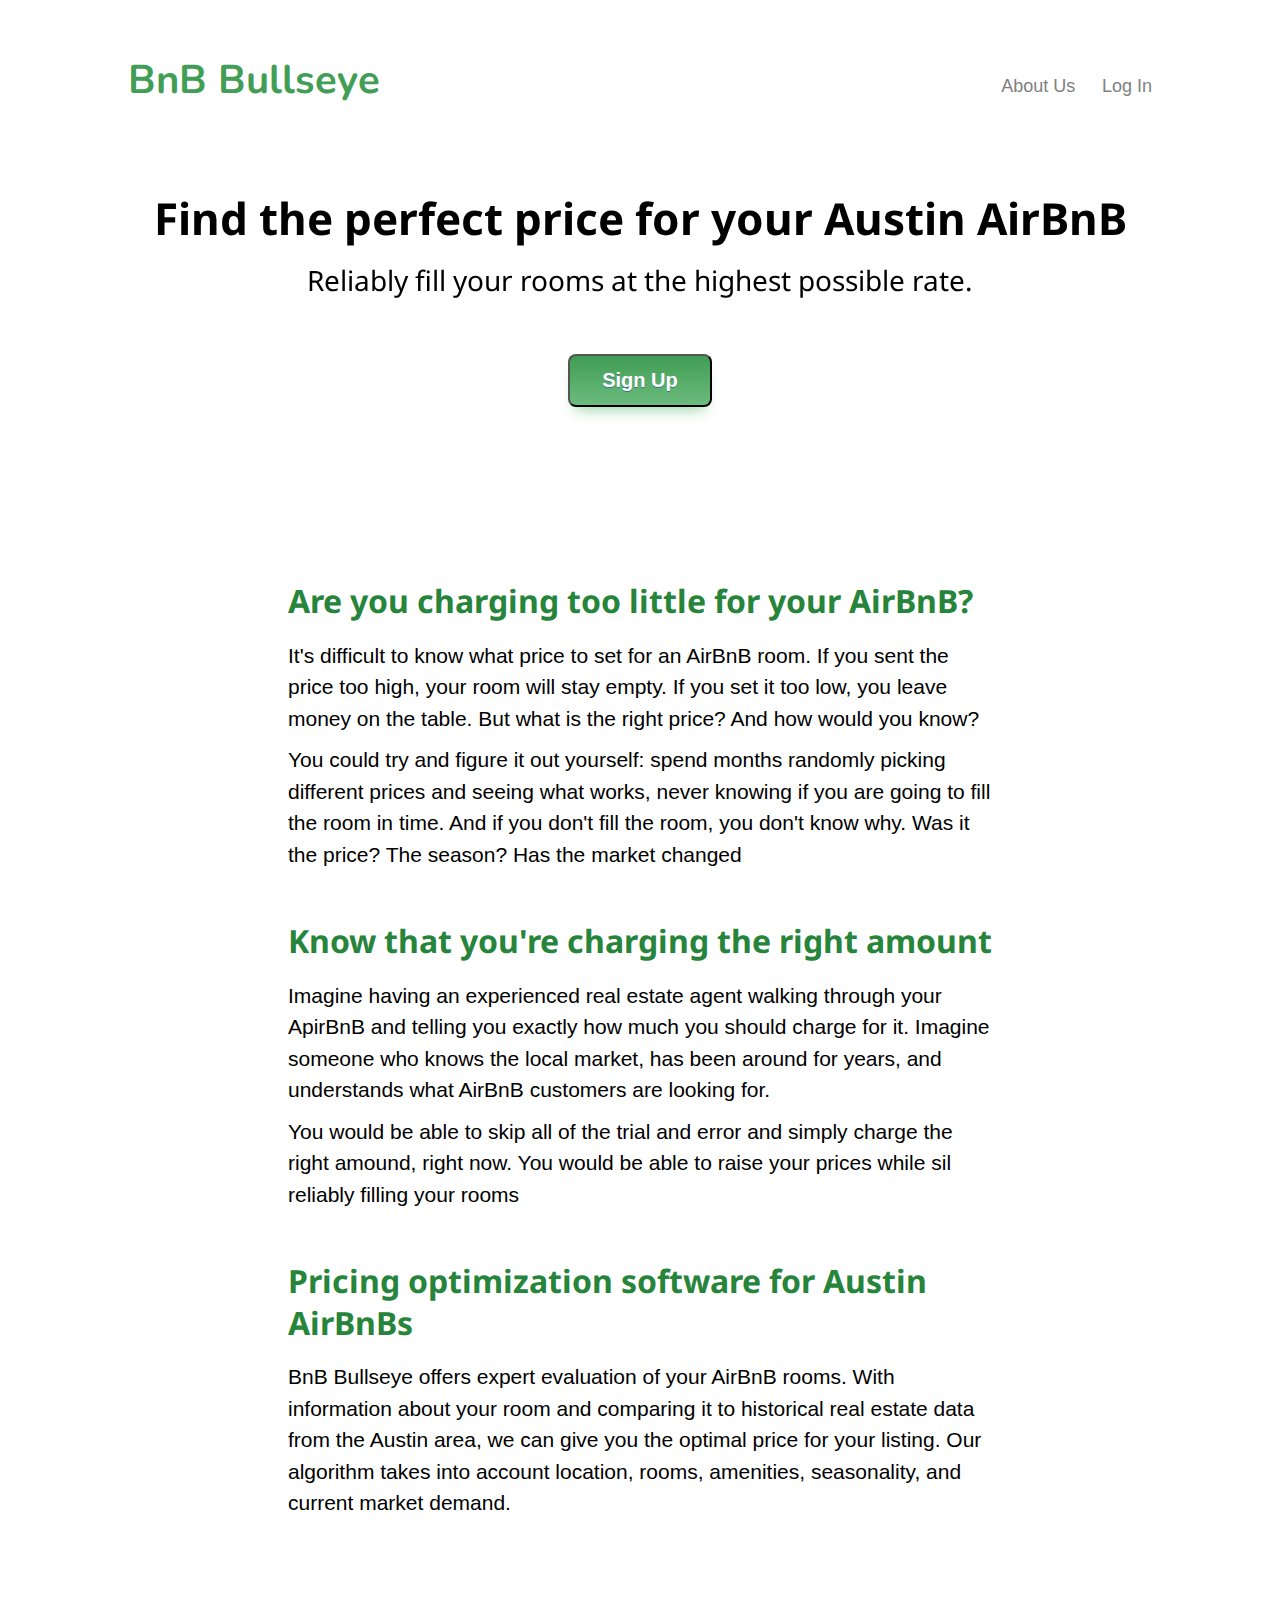
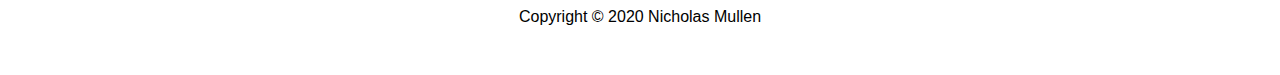
<file: index.html>
<!doctype html>

<html lang="en">
<head>
  <meta charset="utf-8">

  <title>BnB Bullseye</title>

  <link href="https://fonts.googleapis.com/css?family=Nunito|Noto+Sans&display=swap" rel="stylesheet">
  <link href="css/index.css" rel="stylesheet">

  <!--[if lt IE 9]>
    <script src="https://cdnjs.cloudflare.com/ajax/libs/html5shiv/3.7.3/html5shiv.js"></script>
  <![endif]-->
</head>

<body>
  <div class="container home">

    <div class="header-image">
      <header>
        <nav>
          <span class="product-name">BnB Bullseye</span>
          <span class="links">
            <a href="about.html">About Us</a>
            <a href="https://affectionate-dubinsky-f05e06.netlify.com">Log In</a>
          </span>
        </nav>

        <div class="hero-box">
          <h1>Find the perfect price for your Austin&nbsp;AirBnB</h1>
          <h2>Reliably fill your rooms at the highest possible rate.</h2>
        </div>

        <div class="button-center">
          <form action="https://affectionate-dubinsky-f05e06.netlify.com">
            <button>Sign Up</button>
          </form>
        </div>
      </header>
    </div>

    <div class=body-copy>
      <section>
        <h3>Are you charging too little for your AirBnB?</h3>
        <p>It's difficult to know what price to set for an AirBnB room. If you sent the price too high, your room will stay empty. If you set it too low, you leave money on the table. But what is the right price? And how would you know?</p>
        <p>You could try and figure it out yourself: spend months randomly picking different prices and seeing what works, never knowing if you are going to fill the room in time. And if you don't fill the room, you don't know why. Was it the price? The season? Has the market changed</p>
      </section>

      <section>
        <h3>Know that you're charging the right amount</h3>
        <p>Imagine having an experienced real estate agent walking through your ApirBnB and telling you exactly how much you should charge for it. Imagine someone who knows the local market, has been around for years, and understands what AirBnB customers are looking for.</p>
        <p>You would be able to skip all of the trial and error and simply charge the right amound, right now. You would be able to raise your prices while sil reliably filling your rooms</p>
      </section>

      <section>
        <h3>Pricing optimization software for Austin AirBnBs</h3>
        <p>BnB Bullseye offers expert evaluation of your AirBnB rooms. With information about your room and comparing it to historical real estate data from the Austin area, we can give you the optimal price for your listing. Our algorithm takes into account location, rooms, amenities, seasonality, and current market demand.</p>
      </section>
    </div>
    <footer>
      <small>Copyright &copy; 2020 Nicholas Mullen</small>
    </footer>
  </div>

</body>
</html>
</file>
<file: css/index.css>
/* Main Primary color */
/* Main Secondary color (1) */
/* Main Secondary color (2) */
/* Main Complement color */
.button {
  box-shadow: 0px 10px 14px -7px #9ED7AB;
  background: linear-gradient(to bottom, #429E56 5%, #6CBC7D 100%);
  background-color: #599bb3;
  border-radius: 8px;
  display: inline-block;
  cursor: pointer;
  color: #ffffff;
  font-family: Arial;
  font-size: 20px;
  font-weight: bold;
  padding: 13px 32px;
  text-decoration: none;
  text-shadow: 0px 1px 0px #3d768a;
}
.button:hover {
  background: linear-gradient(to bottom, #26843B 5%, #6CBC7D 100%);
  background-color: #408c99;
}
.button:active {
  position: relative;
  top: 1px;
}
/* http://meyerweb.com/eric/tools/css/reset/ 
   v2.0 | 20110126
   License: none (public domain)
*/
html,
body,
div,
span,
applet,
object,
iframe,
h1,
h2,
h3,
h4,
h5,
h6,
p,
blockquote,
pre,
a,
abbr,
acronym,
address,
big,
cite,
code,
del,
dfn,
em,
img,
ins,
kbd,
q,
s,
samp,
small,
strike,
strong,
sub,
sup,
tt,
var,
b,
u,
i,
center,
dl,
dt,
dd,
ol,
ul,
li,
fieldset,
form,
label,
legend,
table,
caption,
tbody,
tfoot,
thead,
tr,
th,
td,
article,
aside,
canvas,
details,
embed,
figure,
figcaption,
footer,
header,
hgroup,
menu,
nav,
output,
ruby,
section,
summary,
time,
mark,
audio,
video {
  margin: 0;
  padding: 0;
  border: 0;
  font-size: 100%;
  font: inherit;
  vertical-align: baseline;
}
/* HTML5 display-role reset for older browsers */
article,
aside,
details,
figcaption,
figure,
footer,
header,
hgroup,
menu,
nav,
section {
  display: block;
}
body {
  line-height: 1;
}
ol,
ul {
  list-style: none;
}
blockquote,
q {
  quotes: none;
}
blockquote:before,
blockquote:after,
q:before,
q:after {
  content: '';
  content: none;
}
table {
  border-collapse: collapse;
  border-spacing: 0;
}
* {
  box-sizing: border-box;
}
html {
  font-size: 62.5%;
}
html,
body {
  font-family: -apple-system, BlinkMacSystemFont, "Segoe UI", Roboto, Oxygen-Sans, Ubuntu, Cantarell, "Helvetica Neue", Arial, sans-serif;
}
h1,
h2,
h3,
h4,
h5 {
  font-family: 'Noto Sans', sans-serif;
  line-height: 1.3;
}
h1 {
  font-size: 4rem;
}
h2 {
  font-size: 3.2rem;
  padding-bottom: 10px;
}
h4 {
  font-size: 2.5rem;
  padding-bottom: 10px;
}
p {
  line-height: 1.5;
  font-size: 1.6rem;
  padding-bottom: 10px;
}
img {
  max-width: 100%;
  height: auto;
}
.container {
  max-width: 100%;
  margin: 0 auto;
}
.header-image {
  height: 500px;
  padding-top: 60px;
  margin-bottom: 80px;
  background-image: url("https://ucarecdn.com/2d020f8a-973c-4de3-8080-a0045e0046ee/sanfrancisco4674351.jpg");
  background-size: cover;
  background-repeat: no-repeat;
  background-position-y: -140px;
}
@media (max-width: 800px) {
  .header-image {
    height: 550px;
    margin-bottom: 50px;
  }
}
@media (max-width: 500px) {
  .header-image {
    height: 600px;
    margin-bottom: 50px;
    padding-top: 40px;
  }
}
@media (max-width: 1500px) {
  .header-image {
    background-position-y: -40px;
  }
}
header {
  max-width: 80%;
  margin: 0 auto;
}
@media (max-width: 800px), (max-width: 500px) {
  header {
    max-width: 92%;
  }
}
header h1 {
  margin-bottom: 15px;
  font-size: 4.4rem;
  font-weight: bold;
}
@media (max-width: 800px) {
  header h1 {
    font-size: 3.8rem;
  }
}
header h2 {
  font-size: 2.8rem;
}
@media (max-width: 800px) {
  header h2 {
    font-size: 2.6rem;
  }
}
@media (max-width: 1300px) {
  header .hero-box {
    background-color: rgba(255, 255, 255, 0.2);
    backdrop-filter: blur(12px);
    border-radius: 10px;
    padding: 20px;
    text-align: center;
  }
}
header button {
  margin-top: 25px;
  box-shadow: 0px 10px 14px -7px #9ED7AB;
  background: linear-gradient(to bottom, #429E56 5%, #6CBC7D 100%);
  background-color: #599bb3;
  border-radius: 8px;
  display: inline-block;
  cursor: pointer;
  color: #ffffff;
  font-family: Arial;
  font-size: 20px;
  font-weight: bold;
  padding: 13px 32px;
  text-decoration: none;
  text-shadow: 0px 1px 0px #3d768a;
}
header button:hover {
  background: linear-gradient(to bottom, #26843B 5%, #6CBC7D 100%);
  background-color: #408c99;
}
header button:active {
  position: relative;
  top: 1px;
}
@media (max-width: 1300px) {
  header .button-center {
    text-align: center;
  }
}
nav {
  display: flex;
  justify-content: space-between;
  align-items: flex-end;
  margin-bottom: 70px;
}
nav .product-name {
  font-family: 'Nunito', sans-serif;
  font-size: 4rem;
  font-weight: bold;
  color: #429E56;
}
@media (max-width: 500px) {
  nav .product-name {
    font-size: 3rem;
  }
}
nav .product-name a {
  text-decoration: none;
  color: #429E56;
}
nav .product-name a:visited {
  color: #429E56;
}
nav .links {
  margin-bottom: 5px;
}
nav .links a {
  font-size: 1.8rem;
  color: grey;
  text-decoration: none;
}
nav .links a:hover {
  text-decoration: underline;
}
nav .links a:first-child {
  margin-right: 24px;
}
footer {
  margin: 80px 0 50px 0;
  text-align: center;
}
footer small {
  font-size: 1.6rem;
}
.body-copy {
  margin: 0 auto;
  max-width: 55%;
}
@media (max-width: 800px) {
  .body-copy {
    max-width: 80%;
  }
}
@media (max-width: 500px) {
  .body-copy {
    max-width: 92%;
  }
}
.body-copy section {
  margin-bottom: 40px;
}
.body-copy section h3 {
  margin-bottom: 18px;
  font-weight: bold;
  font-size: 3.2rem;
  color: #26843B;
}
.body-copy section p {
  font-size: 2.1rem;
}
.about .body-copy {
  max-width: 65%;
  min-width: 730px;
}
@media (max-width: 800px) {
  .about .body-copy {
    max-width: 80%;
  }
}
@media (max-width: 500px) {
  .about .body-copy {
    max-width: 92%;
  }
}
@media (max-width: 800px) {
  .about .body-copy {
    min-width: 0px;
  }
}
.about section {
  margin-bottom: 60px;
}
.about section .bio-content {
  display: flex;
  flex-wrap: wrap;
}
.about section .bio-content img {
  align-self: center;
  width: 220px;
  margin-right: 30px;
}
@media (max-width: 800px) {
  .about section .bio-content img {
    width: 280px;
  }
}
.about section .bio-content p {
  margin-top: 20px;
  flex-basis: 65%;
}
@media (max-width: 800px) {
  .about section .bio-content p {
    flex-basis: 80%;
  }
}
@media (max-width: 500px) {
  .about section .bio-content p {
    flex-basis: 100%;
  }
}
</file>
